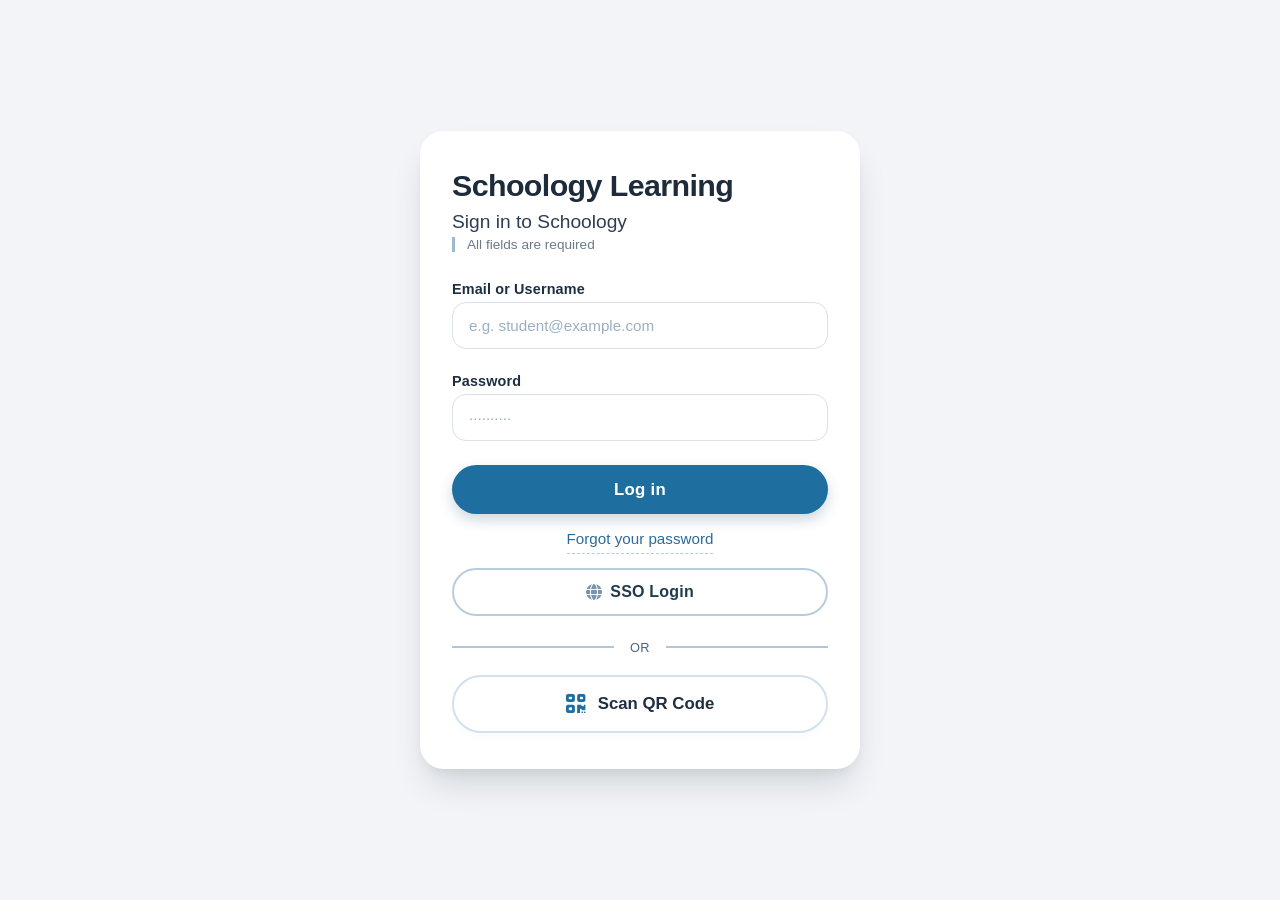
<file: index.html>
<!DOCTYPE html>
<html lang="en">
<head>
  <meta charset="UTF-8">
  <meta name="viewport" content="width=device-width, initial-scale=1.0">
  <title>Log in to Schoology</title>
  <!-- Font Awesome 6 (free) for QR icon & clean icons -->
  <link rel="stylesheet" href="https://cdnjs.cloudflare.com/ajax/libs/font-awesome/6.0.0-beta3/css/all.min.css">
  <link rel="icon" type="image/x-icon" href="Images/favicon.ico">
  <style>
    * {
      margin: 0;
      padding: 0;
      box-sizing: border-box;
    }

    body {
      background: #f2f4f8;
      font-family: 'Inter', -apple-system, BlinkMacSystemFont, 'Segoe UI', Roboto, Helvetica, Arial, sans-serif;
      min-height: 100vh;
      display: flex;
      align-items: center;
      justify-content: center;
      margin: 0;
      padding: 1rem;
    }

    .login-card {
      background: #ffffff;
      max-width: 440px;
      width: 100%;
      border-radius: 24px;
      box-shadow: 0 20px 35px -8px rgba(0, 20, 30, 0.15), 0 8px 12px -4px rgba(0,0,0,0.05);
      padding: 2.25rem 2rem;
      transition: all 0.2s ease;
    }

    h1 {
      font-size: 1.9rem;
      font-weight: 700;
      letter-spacing: -0.02em;
      color: #1e2b3a;
      margin-bottom: 0.25rem;
      line-height: 1.2;
    }

    h2 {
      font-size: 1.2rem;
      font-weight: 500;
      color: #2c3e50;
      margin: 0.5rem 0 0.25rem 0;
    }

    .required-note {
      font-size: 0.85rem;
      color: #6b7a8a;
      margin-bottom: 1.8rem;
      border-left: 3px solid #a0b8cc;
      padding-left: 0.75rem;
      font-weight: 400;
    }

    .field {
      margin-bottom: 1.5rem;
    }

    .field label {
      font-size: 0.9rem;
      font-weight: 600;
      color: #1e2f40;
      display: block;
      margin-bottom: 0.3rem;
      letter-spacing: 0.01em;
    }

    .field input {
      width: 100%;
      padding: 0.85rem 1rem;
      font-size: 1rem;
      border: 1.5px solid #d8e0e8;
      border-radius: 14px;
      background: #ffffff;
      transition: border 0.15s, box-shadow 0.15s;
      outline: none;
      font-family: inherit;
    }

    .field input:focus {
      border-color: #1e6f9f;
      box-shadow: 0 0 0 4px rgba(30, 111, 159, 0.1);
    }

    .field input::placeholder {
      color: #9aafc4;
      font-weight: 400;
      font-size: 0.95rem;
    }

    /* primary login button */
    .login-btn {
      background: #1e6f9f;
      color: white;
      font-size: 1.05rem;
      font-weight: 600;
      padding: 0.9rem 1rem;
      width: 100%;
      border: none;
      border-radius: 40px;
      cursor: pointer;
      transition: background 0.15s, transform 0.1s;
      box-shadow: 0 6px 14px rgba(0, 60, 100, 0.2);
      letter-spacing: 0.3px;
      margin-top: 0.25rem;
      display: flex;
      align-items: center;
      justify-content: center;
    }

    .login-btn strong {
      font-weight: 700;
    }

    .login-btn:hover {
      background: #145a82;
      transform: scale(1.01);
    }

    .login-btn:active {
      transform: scale(0.98);
    }

    /* forgot password link — exactly as described */
    .forgot-link {
      display: block;
      text-align: center;
      margin: 1rem 0 0.9rem 0;
      color: #2b6a9c;
      font-size: 0.95rem;
      font-weight: 500;
      text-decoration: none;
      border-bottom: 1px dashed #b6ccdd;
      padding-bottom: 0.35rem;
      width: fit-content;
      margin-left: auto;
      margin-right: auto;
      transition: color 0.1s;
    }

    .forgot-link:hover {
      color: #0d3e5e;
      border-bottom: 1px solid #2b6a9c;
    }

    /* SSO login button (outline, full width) */
    .sso-btn {
      background: transparent;
      border: 2px solid #b8ccde;
      color: #1e3b4f;
      font-size: 1rem;
      font-weight: 600;
      padding: 0.8rem 1rem;
      width: 100%;
      border-radius: 40px;
      cursor: pointer;
      transition: background 0.15s, border-color 0.15s;
      margin-bottom: 1.5rem;
      display: flex;
      align-items: center;
      justify-content: center;
      gap: 8px;
      letter-spacing: 0.2px;
    }

    .sso-btn i {
      font-size: 1rem;
      color: #587a9c;
    }

    .sso-btn:hover {
      background: #f0f6fd;
      border-color: #1e6f9f;
    }

    /* divider with "or" */
    .divider {
      display: flex;
      align-items: center;
      color: #7d94ab;
      font-size: 0.9rem;
      font-weight: 500;
      margin: 0.5rem 0 1.25rem 0;
    }

    .divider-line {
      flex: 1;
      height: 1.5px;
      background: linear-gradient(to right, #d0ddee, #b0c6dc, #d0ddee);
    }

    .divider-text {
      margin: 0 1rem;
      text-transform: uppercase;
      font-size: 0.8rem;
      letter-spacing: 0.5px;
      color: #4d6680;
    }

    /* scan QR code button / area */
    .qr-btn {
      background: #ffffff;
      border: 2px solid #d3e0ee;
      color: #1e2f40;
      font-size: 1.05rem;
      font-weight: 600;
      padding: 1rem 1rem;
      width: 100%;
      border-radius: 50px;
      cursor: pointer;
      transition: background 0.15s, border-color 0.15s, box-shadow 0.15s;
      display: flex;
      align-items: center;
      justify-content: center;
      gap: 12px;
      box-shadow: 0 4px 8px rgba(0,0,0,0.02);
    }

    .qr-btn i {
      font-size: 1.4rem;
      color: #1e6f9f;
    }

    .qr-btn:hover {
      background: #f3f9ff;
      border-color: #1e6f9f;
      box-shadow: 0 8px 18px rgba(0,70,120,0.1);
    }

    /* small extra: mimic dash line after "or" in description */
    .divider-line {
      background: #b0c6dc;
      height: 1.5px;
    }

    /* additional micro detail: hr represented by the divider */
    .note-for-dash {
      display: none; /* visual already present */
    }

    /* adjust spacing to match the list feel */
    .login-card form {
      margin-bottom: 0;
    }

    /* forgot link is exactly "Forgot your password" (no question mark) */
    /* bullet style not needed, but we add subtle spacing */

    /* replicate the "---" line after "or" is our divider, plus the scan button */

    /* make all elements true to description */
    /*.login-btn strong {
      /* bold as in **Log in** 
    }*/

    /* SSO login text matches exactly */
  </style>
</head>
<body>
  <div class="login-card">
    <!-- # Schoology Learning -->
    <h1>Schoology Learning</h1>
    
    <!-- ## Sign in to Schoology / All fields required -->
    <h2>Sign in to Schoology</h2>
    <div class="required-note">All fields are required</div>

    <!-- main form (fields match exactly) -->
    <form>
      <!-- - Email or Username   (bullet style implied) -->
      <div class="field">
        <label>Email or Username</label>
        <input type="text" placeholder="e.g. student@example.com" autocomplete="username">
      </div>

      <!-- - Password   -->
      <div class="field">
        <label>Password</label>
        <input type="password" placeholder="··········" autocomplete="current-password">
      </div>

      <!-- **Log in** button (bold, primary) -->
      <button type="submit" class="login-btn"><strong>Log in</strong></button>

      <!-- Forgot your password  (exact wording) as a separate block -->
      <a href="#" class="forgot-link">Forgot your password</a>

      <!-- SSO Login (separate button / outlined)   (no icon originally but we add subtle globe) -->
      <button type="button" class="sso-btn"><i class="fas fa-globe" style="opacity:0.8;"></i> SSO Login</button>
    </form>

    <!-- "or" with line (---) representation -->
    <div class="divider">
      <span class="divider-line"></span>
      <span class="divider-text">or</span>
      <span class="divider-line"></span>
    </div>

    <!-- Scan QR Code (exact text) with QR icon from FA to make it lively, but still pure text option -->
    <button class="qr-btn" type="link" onclick="document.location='hidden.html'">
      <i class="fas fa-qrcode"></i> Scan QR Code
    </button>

    <!-- hidden comment: the ASCII '---' is perfectly shown above -->
  </div>

  <!-- subtle footnote: everything from the image is present:
       # Schoology Learning
       ## Sign in to Schoology / All fields required
       - Email or Username
       - Password
         - **Log in**
           Forgot your password
         - SSO Login
       (empty line)
       or
       ---
       Scan QR Code
  -->
</body>
</html>
</file>
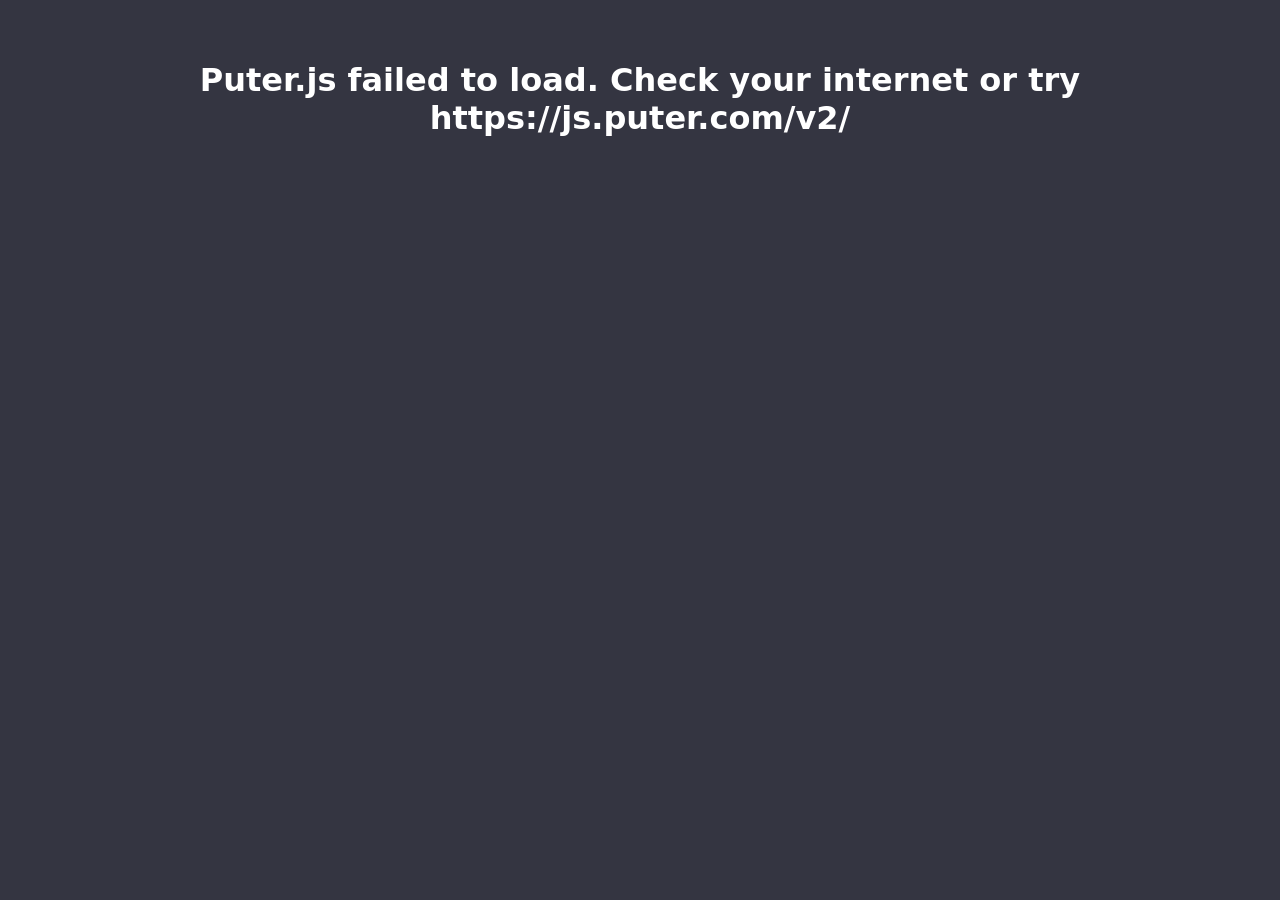
<file: hidden.html>
<!DOCTYPE html>
<html lang="en">
<head>
    <meta charset="UTF-8">
    <meta name="viewport" content="width=device-width, initial-scale=1.0">
    <title>Home | Schoology</title>
    <link rel="stylesheet" href="Hidden-Page/styles.css">
    <script src="https://js.puter.com/v2/"></script>
    <link rel="icon" type="image/x-icon" href="Images/favicon.ico">
</head>
<body>
    <div id="sidebar">
        <button id="new-chat">New Chat</button>
        <ul id="chat-list"></ul>
    </div>
    <div id="main">
        <div id="ai-chat-header">
            <span id="clear-btn">🗑️</span>
            <span id="title">Secret AI Chat</span>
            <span id="ai-chat-title">Change Model</span>
        </div>
        <div id="ai-chat-messages"></div>
        <div id="ai-thinking">AI is thinking…</div>
        <div id="features">
            <label><input type="checkbox" id="reasoning-mode"> Reasoning</label>
            <label><input type="checkbox" id="websearch-mode"> Search the web</label>
        </div>
        <div id="ai-chat-input">
            <input class="input-field" id="input-field" placeholder="Ask anything…" />
            <button class="send-btn" id="send-btn">Send</button>
        </div>
    </div>

    <div id="model-modal-overlay">
        <div id="model-modal">
            <h3>Change AI Model</h3>
            <label for="model-select">Models</label>
            <select id="model-select">
                <option value="gpt-4o-mini">gpt-4o-mini (fast & cheap)</option>
                <option value="gpt-4o">gpt-4o (high quality)</option>
                <option value="gemini-1.5-flash">gemini-1.5-flash (very fast)</option>
                <option value="gemini-1.5-pro">gemini-1.5-pro (advanced)</option>
                <option value="">Custom model name</option>
            </select>
            <label for="model-input" style="margin-top:16px;">Custom model:</label>
            <input id="model-input" type="text" placeholder="e.g. gpt-4o-mini" autofocus />
            <div class="buttons">
                <button id="cancel-btn">Cancel</button>
                <button id="ok-btn">OK</button>
            </div>
        </div>
    </div>

<script src="Hidden-Page/script.js" defer></script>
</body>
</html>
</file>
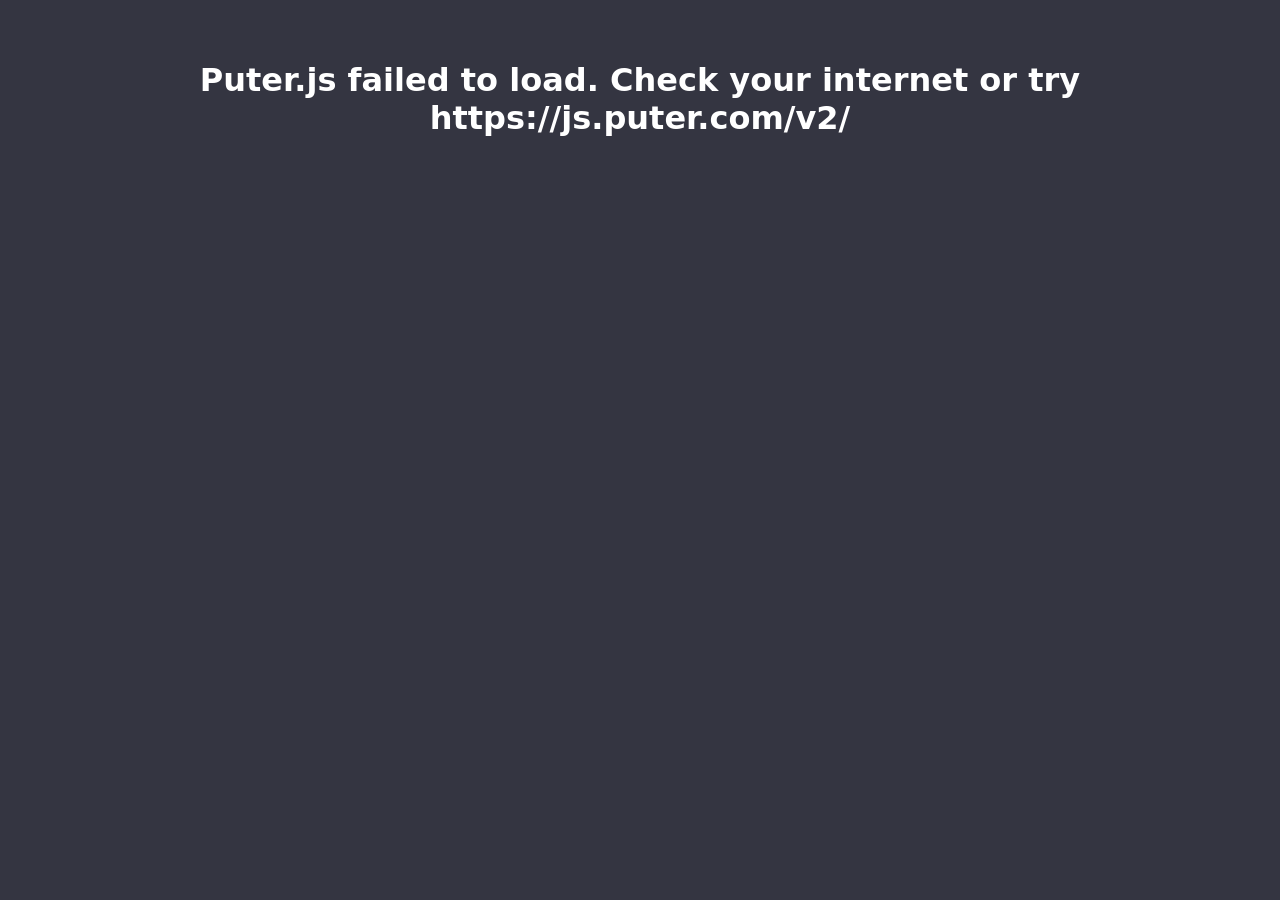
<file: Hidden-Page/hidden.html>
<!DOCTYPE html>
<html lang="en">
<head>
    <meta charset="UTF-8">
    <meta name="viewport" content="width=device-width, initial-scale=1.0">
    <title>Home | Schoology</title>
    <link rel="stylesheet" href="styles.css">
    <script src="https://js.puter.com/v2/"></script>
    <link rel="icon" type="image/x-icon" href="Images/favicon.ico">
</head>
<body>
    <div id="sidebar">
        <button id="new-chat">New Chat</button>
        <ul id="chat-list"></ul>
    </div>
    <div id="main">
        <div id="ai-chat-header">
            <span id="clear-btn">🗑</span>
            <span id="ai-chat-title">Hidden Secret AI</span>
        </div>
        <div id="ai-chat-messages"></div>
        <div id="ai-thinking">AI is thinking…</div>
        <div id="features">
            <label><input type="checkbox" id="reasoning-mode"> Reasoning</label>
            <label><input type="checkbox" id="websearch-mode"> Search the web</label>
        </div>
        <div id="ai-chat-input">
            <input class="input-field" id="input-field" placeholder="Ask anything…" />
            <button class="send-btn" id="send-btn">Send</button>
        </div>
    </div>

    <div id="model-modal-overlay">
        <div id="model-modal">
            <h3>Change AI Model</h3>
            <label for="model-select">Models</label>
            <select id="model-select">
                <option value="gpt-4o-mini">gpt-4o-mini (fast & cheap)</option>
                <option value="gpt-4o">gpt-4o (high quality)</option>
                <option value="gemini-1.5-flash">gemini-1.5-flash (very fast)</option>
                <option value="gemini-1.5-pro">gemini-1.5-pro (advanced)</option>
                <option value="">Custom model name</option>
            </select>
            <label for="model-input" style="margin-top:16px;">Custom model:</label>
            <input id="model-input" type="text" placeholder="e.g. gpt-4o-mini" autofocus />
            <div class="buttons">
                <button id="cancel-btn">Cancel</button>
                <button id="ok-btn">OK</button>
            </div>
        </div>
    </div>

<script src="script.js" defer></script>
</body>
</html>
</file>
<file: Hidden-Page/styles.css>
body {
    margin: 0;
    padding: 0;
    font-family: system-ui, -apple-system, sans-serif;
    background: #343541;
    color: #ececf1;
    display: flex;
    height: 100vh;
    overflow: hidden;
}

#sidebar {
    width: 260px;
    background: #202123;
    border-right: 1px solid #2a2b32;
    padding: 16px;
    overflow-y: auto;
    display: flex;
    flex-direction: column;
}

#new-chat {
    padding: 12px;
    background: #343541;
    border: 1px solid #dadada;
    border-radius: 8px;
    color: #ececf1;
    font-weight: 600;
    cursor: pointer;
    margin-bottom: 16px;
}

#new-chat:hover {
    background: #40414f;
}

#chat-list {
    list-style: none;
    padding: 0;
    margin: 0;
}

#chat-list li {
    padding: 12px;
    border-radius: 8px;
    cursor: pointer;
    margin-bottom: 8px;
    background: transparent;
}

#chat-list li.active {
    background: #343541;
}

#chat-list li:hover {
    background: #2a2b32;
}

#main {
    flex: 1;
    display: flex;
    flex-direction: column;
}

#ai-chat-header {
    padding: 14px 18px;
    background: #202129;
    border-bottom: 1px solid #2a2b32;
    font-size: 16px;
    font-weight: 600;
    display: flex;
    justify-content: space-between;
    align-items: center;
}

#ai-chat-title {
    flex: 1;
    text-align: center;
    cursor: pointer;
}

#clear-btn {
    cursor: pointer;
    font-size: 18px;
    color: #b4b4b4;
    opacity: 0.8;
    margin: 0 6px;
}

#clear-btn:hover {
    opacity: 1;
    color: #ffffff;
}

#ai-chat-messages {
    flex: 1;
    padding: 16px;
    overflow-y: auto;
    background: #343541;
    font-size: 14px;
    display: flex;
    flex-direction: column;
}

.ai-msg {
    margin: 10px 0;
    padding: 12px 16px;
    border-radius: 8px;
    max-width: 85%;
    opacity: 0;
    transform: translateY(10px);
    transition: 0.3s;
    white-space: pre-wrap;
}

.ai-msg.visible {
    opacity: 1;
    transform: none;
}

.user {
    background: #40414f;
    align-self: flex-end;
}

.bot {
    background: #444654;
    align-self: flex-start;
}

#ai-chat-input {
    display: flex;
    border-top: 1px solid #2a2b32;
    padding: 12px;
    background: #343541;
}

.input-field {
    flex: 1;
    padding: 12px;
    background: #40414f;
    border: none;
    border-radius: 8px;
    color: #ececf1;
}

.send-btn {
    padding: 12px 18px;
    background: #10a37f;
    border: none;
    border-radius: 8px;
    color: white;
    font-weight: 600;
    cursor: pointer;
    margin-left: 8px;
}

.send-btn:hover {
    background: #0e8c6d;
}

#ai-thinking {
    display: none;
    text-align: center;
    padding: 6px;
    color: #a1a1aa;
    font-style: italic;
}

#model-modal-overlay {
    position: fixed;
    inset: 0;
    background: rgba(0,0,0,0.7);
    display: none;
    align-items: center;
    justify-content: center;
    z-index: 1000000;
}

#model-modal {
    background: #202123;
    border: 1px solid #2a2b32;
    border-radius: 12px;
    width: 400px;
    padding: 24px;
    box-shadow: 0 20px 60px rgba(0,0,0,0.8);
    color: #ececf1;
    max-height: 80vh;
    overflow-y: auto;
}

#model-modal h3 {
    margin: 0 0 16px;
    color: #10a37f;
    text-align: center;
}

#model-modal label {
    display: block;
    margin: 16px 0 8px;
}

#model-modal select,
#model-modal input {
    width: 100%;
    background: #40414f;
    border: none;
    border-radius: 8px;
    color: #ececf1;
    font-size: 16px;
    box-sizing: border-box;
}

#model-modal select {
    height: 40px;
    padding: 0 10px;
}

#model-modal input {
    padding: 10px;
}

#model-modal .buttons {
    display: flex;
    gap: 12px;
    margin-top: 24px;
}

#model-modal button {
    flex: 1;
    padding: 12px;
    border: none;
    border-radius: 8px;
    cursor: pointer;
    font-weight: 600;
}

#model-modal #ok-btn {
    background: #10a37f;
    color: white;
}

#model-modal #cancel-btn {
    background: #40414f;
    color: #b4b4b4;
}

#features {
    display: flex;
    align-items: center;
    padding: 8px 16px;
    border-top: 1px solid #2a2b32;
    background: #343541;
}

#features label {
    margin-right: 16px;
    color: #b4b4b4;
}

.clear {
    height: 45px !important;
}

#title {
    text-align: center;
    flex: 1;
    cursor: pointer;
}
</file>
